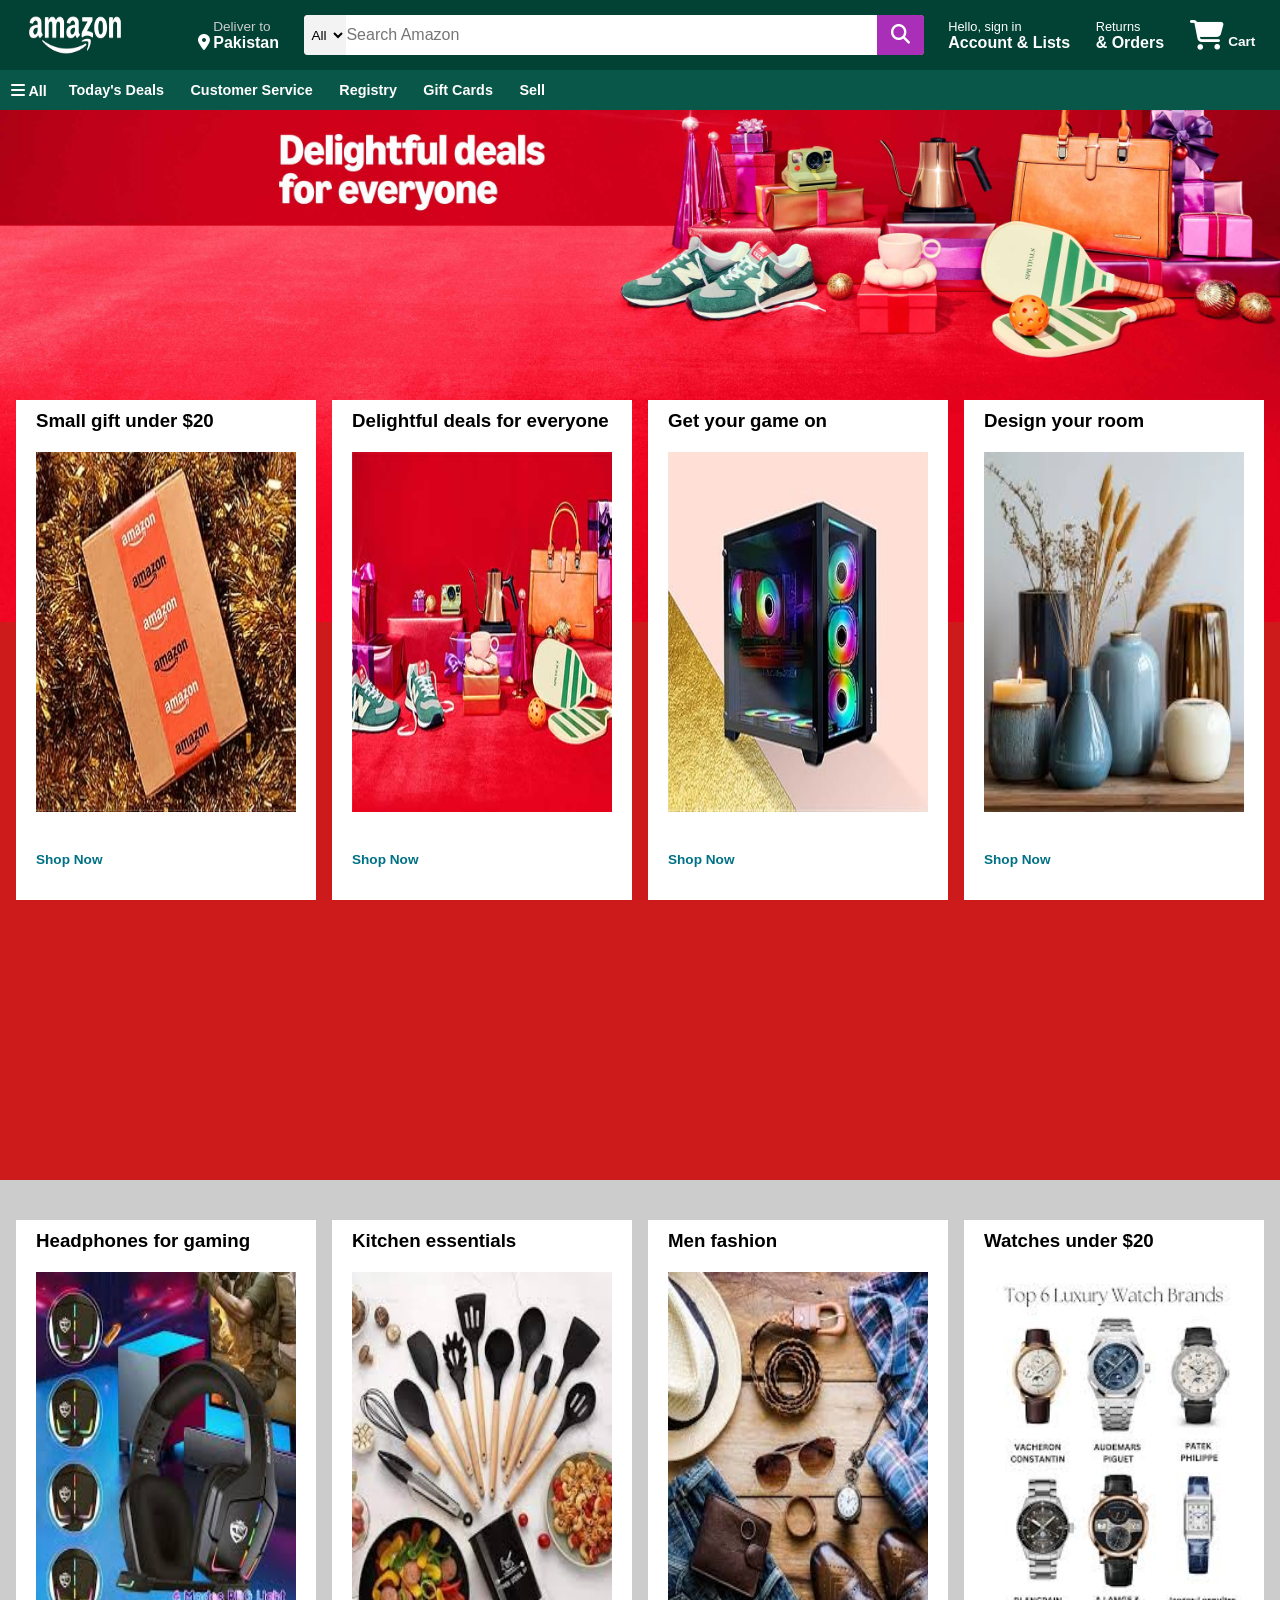
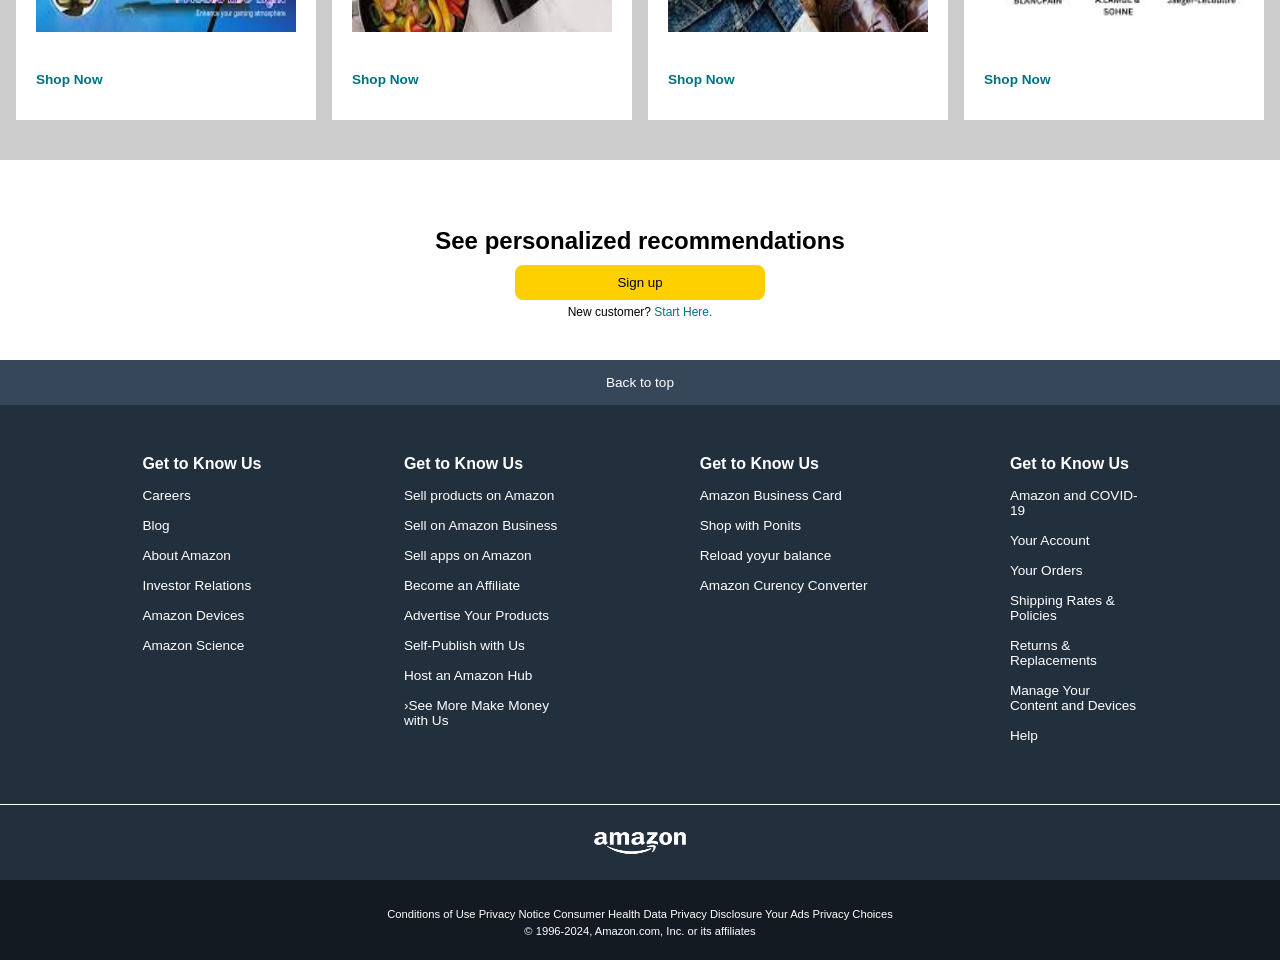
<file: amazon clone/index.html>
<html lang="en">
  <head>
    <meta charset="UTF-8" />
    <meta name="viewport" content="width=device-width, initial-scale=1.0" />
    <meta http-equiv="X-UA-compitable" content="ie=edge" />
    <title>Amazon CLone</title>
    <link rel="stylesheet" href="style.css" />
    <link
      rel="stylesheet"
      href="https://cdnjs.cloudflare.com/ajax/libs/font-awesome/6.6.0/css/all.min.css"
    />
  </head>
  <body>
    <header>
      <nav>
        <div class="logo border">
          <img src="logo.png" alt="" />
        </div>
        <div class="nav-address border">
          <p class="first-head">Deliver to</p>
          <div class="add-icon">
            <i class="fa-solid fa-location-dot"></i>
            <p class="sec-head">Pakistan</p>
          </div>
        </div>
        <div class="selecter">
          <select name="" id="" class="search-select">
            <option value="">All</option>
          </select>
          <input type="text" placeholder="Search Amazon" class="search-input" />
          <div class="search-icon">
            <i class="fa-solid fa-magnifying-glass"></i>
          </div>
        </div>
        <div class="headone border">
          <span>Hello, sign in</span>
          <p>Account & Lists</p>
        </div>
        <div class="headone border">
          <span>Returns</span>
          <p>& Orders</p>
        </div>
        <div class="cart border">
          <i class="fa-solid fa-cart-shopping"></i>
          <span>Cart</span>
        </div>
      </nav>
      <div class="navbar2">
        <div class="menu-icon border">
          <i class="fa-solid fa-bars"></i>
          All
        </div>
        <div class="panel-ops">
          <p class="border">Today's Deals</p>
          <p class="border">Customer Service</p>
          <p class="border">Registry</p>
          <p class="border">Gift Cards</p>
          <p class="border">Sell</p>
        </div>
      </div>
    </header>
    <div class="img-container">
      <div class="main-image">
        <img src="backgroundimg.jpg" alt="" />
        <div class="cards">
          <div class="card1">
            <h3>Small gift under $20</h3>
            <div class="box-img">
              <img src="img1.jpg" alt="" />
            </div>
            <p>Shop Now</p>
          </div>
          <div class="card1">
            <h3>Delightful deals for everyone</h3>
            <div class="box-img">
              <img src="img2.jpg" alt="" />
            </div>
            <p>Shop Now</p>
          </div>
          <div class="card1">
            <h3>Get your game on</h3>
            <div class="box-img">
              <img src="img3.jpg" alt="" />
            </div>
            <p>Shop Now</p>
          </div>
          <div class="card1">
            <h3>Design your room</h3>
            <div class="box-img">
              <img src="img4.jpg" alt="" />
            </div>
            <p>Shop Now</p>
          </div>
        </div>
      </div>
    </div>

    <div class="cards2">
      <div class="card1">
        <h3>Headphones for gaming</h3>
        <div class="box-img">
          <img src="img5.jpg" alt="" />
        </div>
        <p>Shop Now</p>
      </div>
      <div class="card1">
        <h3>Kitchen essentials</h3>
        <div class="box-img">
          <img src="img6.jpg" alt="" />
        </div>
        <p>Shop Now</p>
      </div>
      <div class="card1">
        <h3>Men fashion</h3>
        <div class="box-img">
          <img src="img7.jpg" alt="" />
        </div>
        <p>Shop Now</p>
      </div>
      <div class="card1">
        <h3>Watches under $20</h3>
        <div class="box-img">
          <img src="img8.jpg" alt="" />
        </div>
        <p>Shop Now</p>
      </div>
    </div>
    <div class="personalize">
      <div class="peronalize-sec">
        <h2>See personalized recommendations</h2>
        <button>Sign up</button>
        <p>
          New customer?
          <span> Start Here.</span>
        </p>
      </div>
    </div>
    <div class="panel-one"><p>Back to top</p></div>
    <div class="panel-two">
      <div class="panels">
        <h3>Get to Know Us</h3>
        <p>Careers</p>
        <p>Blog</p>
        <p>About Amazon</p>
        <p>Investor Relations</p>
        <p>Amazon Devices</p>
        <p>Amazon Science</p>
      </div>
      <div class="panels">
        <h3>Get to Know Us</h3>
        <p>Sell products on Amazon</p>
        <p>Sell on Amazon Business</p>
        <p>Sell apps on Amazon</p>
        <p>Become an Affiliate</p>
        <p>Advertise Your Products</p>
        <p>Self-Publish with Us</p>
        <p>Host an Amazon Hub</p>
        <p>›See More Make Money <br />with Us</p>
      </div>
      <div class="panels">
        <h3>Get to Know Us</h3>
        <p>Amazon Business Card</p>
        <p>Shop with Ponits</p>
        <p>Reload yoyur balance</p>
        <p>Amazon Curency Converter</p>
      </div>
      <div class="panels">
        <h3>Get to Know Us</h3>
       <p> Amazon and COVID- <br>19 </p>
       <p> Your Account </p>
       <p> Your Orders </p>
       <p> Shipping Rates & <br>Policies </p>
       <p> Returns & <br>Replacements </p>
       <p> Manage Your <br>Content and Devices </p>
        <p> Help </p>
      </div>
    </div>
<div class="panel-three">
    <img src="logo.png" alt="">
</div>  
<div class="panel-four">
    <div class="footer">
    <p>Conditions of Use
    Privacy Notice
    Consumer Health Data Privacy Disclosure
    Your Ads Privacy Choices </p>
    <p>© 1996-2024, Amazon.com, Inc. or its affiliates</p>
    </div>

</div>







</body>
</html>
</file>
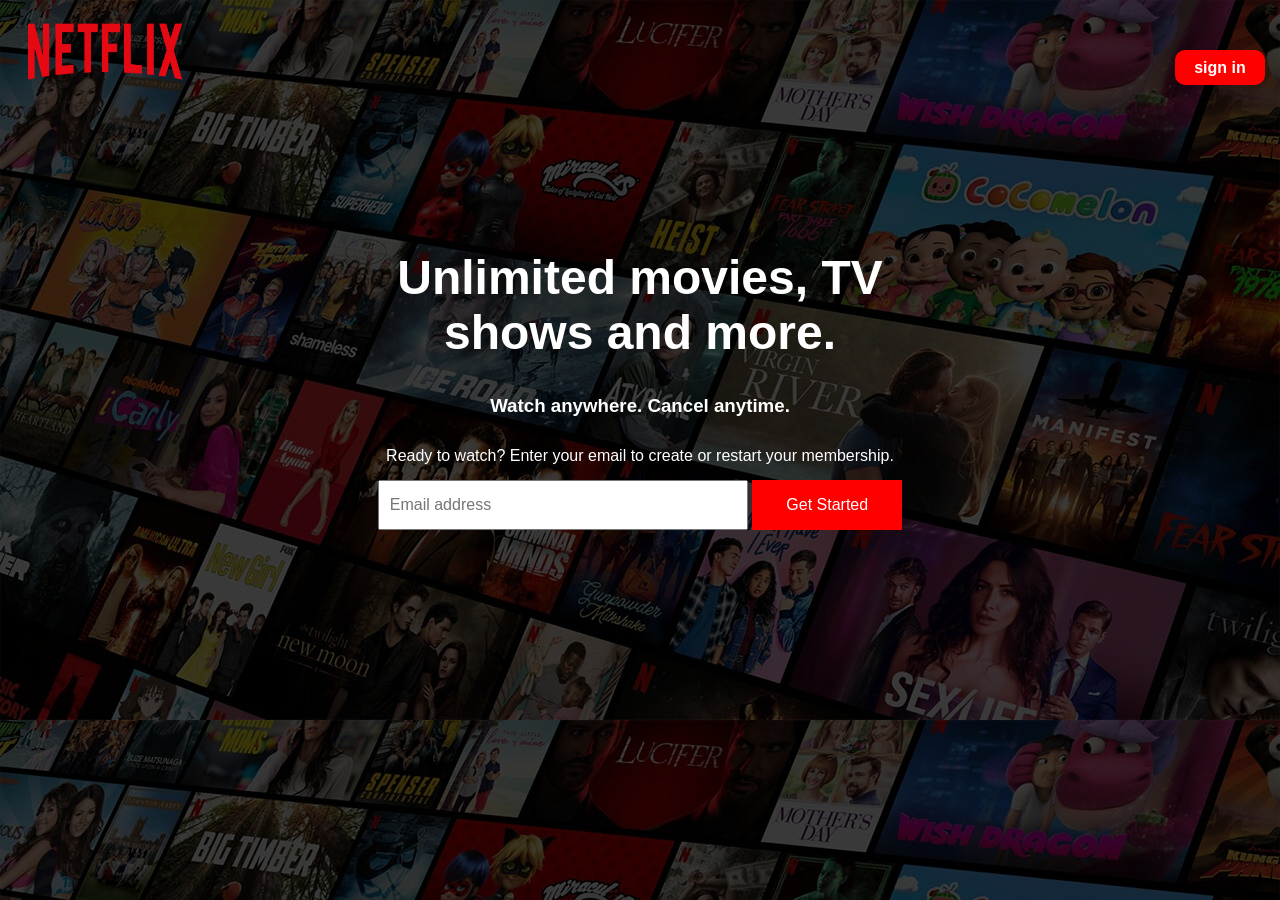
<file: netflixclone/index.html>
<!DOCTYPE html>
<html lang="en">
<head>
    <meta charset="UTF-8">
    <meta name="viewport" content="width=device-width, initial-scale=1.0">
    <title>Netflix clone</title>
    <link rel="stylesheet" href="style.css">
</head>
<body>
    <div class="nav">
        <div class="logo">
            <img src="netflixlogo.png" alt="">
        </div>
        <div class="button">sign in</div>
    </div>
    <div class="content">
        <h1>Unlimited movies, TV <br> shows and more.</h1>
        <h3>Watch anywhere. Cancel anytime.</h3>
        <p>Ready to watch? Enter your email to create or restart your membership.</p>
        <div class="input">
            <input type="text" placeholder="Email address">
            <button>Get Started</button>
        </div>
    </div>


        
</body>
</html>
</file>
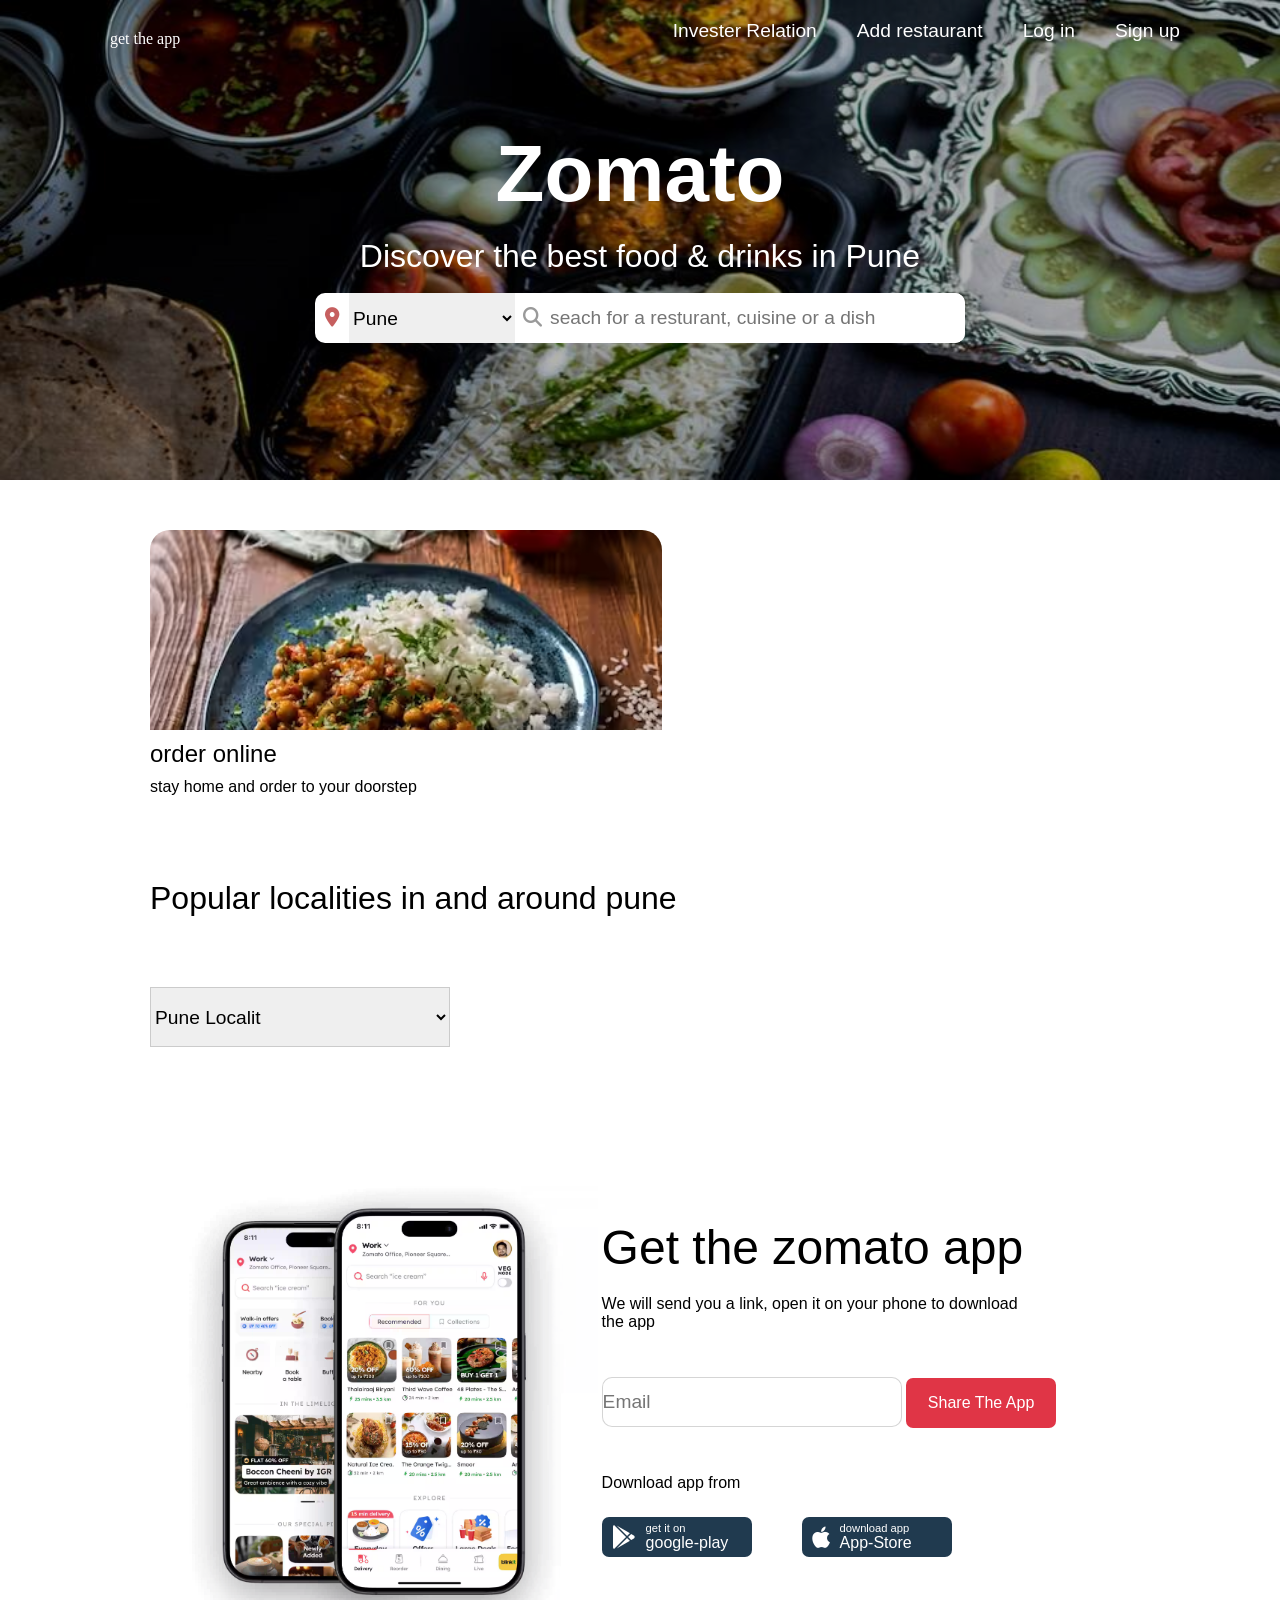
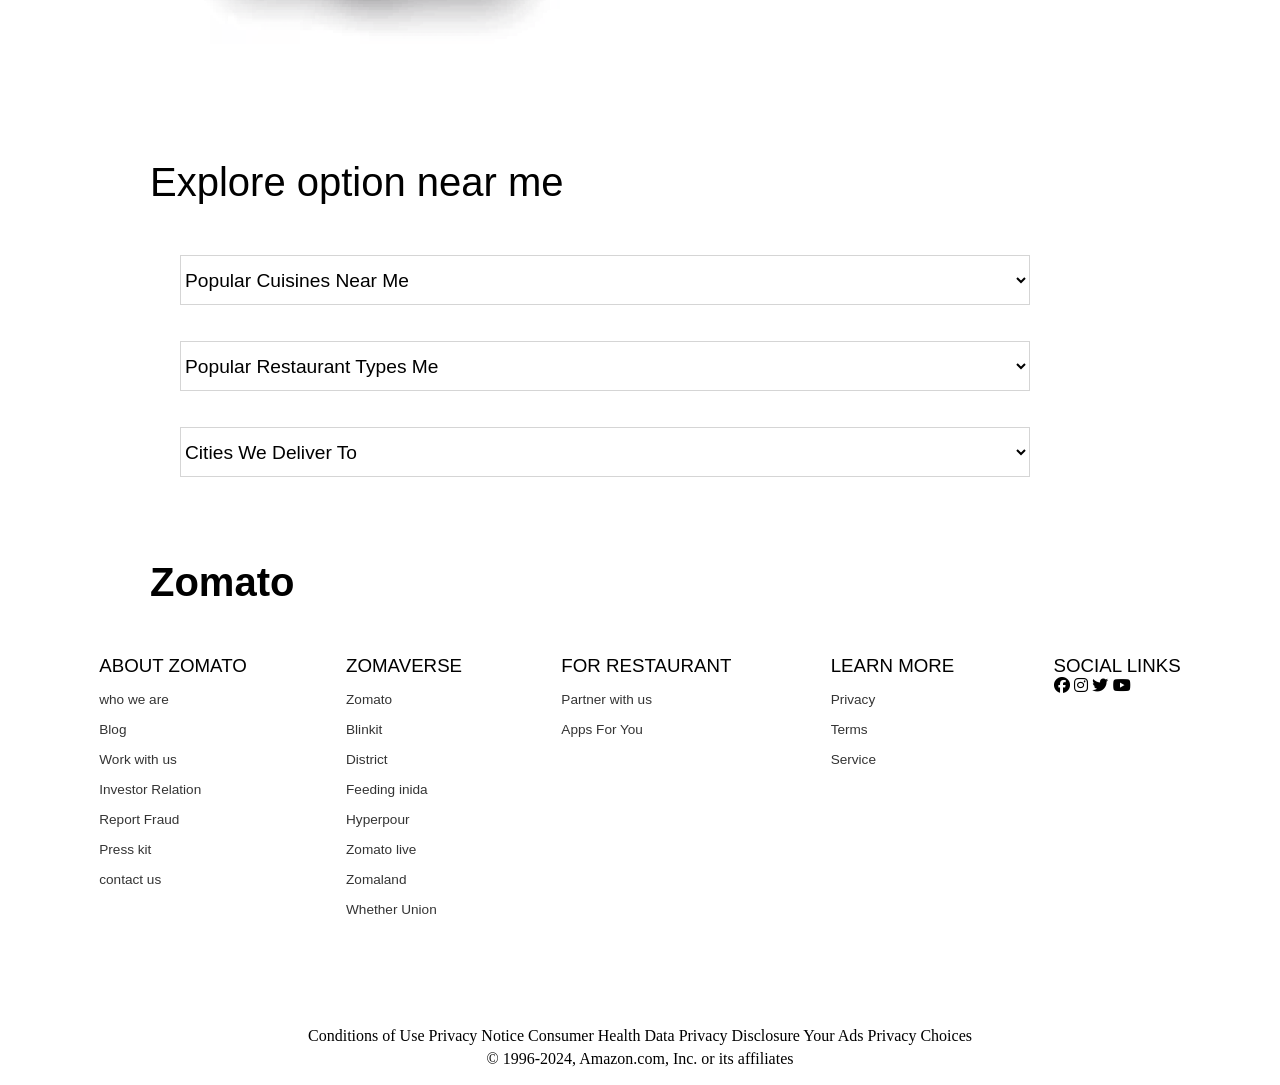
<file: zomato clone/index.html>
<!DOCTYPE html>
<html lang="en">
  <head>
    <meta charset="UTF-8" />
    <meta name="viewport" content="width=device-width, initial-scale=1.0" />
    <title>Document</title>
    <link rel="stylesheet" href="style.css" />
    <link
      rel="stylesheet"
      href="https://cdnjs.cloudflare.com/ajax/libs/font-awesome/6.6.0/css/all.min.css"
    />
  </head>
  <body>
    <div class="hero">
      <div class="nav">
        <p>get the app</p>
        <ul>
          <li><a href="">Invester Relation</a></li>
          <li><a href="">Add restaurant</a></li>
          <li><a href="">Log in</a></li>
          <li><a href="">Sign up</a></li>
        </ul>
      </div>
      <div class="main-sec">
        <h1>Zomato</h1>
        <br />
        <p>Discover the best food & drinks in Pune</p>
        <br />
        <div class="center">
          <div class="selecter">
            <div class="location"><i class="fa-solid fa-location-dot"></i></div>
            <select name="" id="" class="opt">
              <option value="">Pune</option>
            </select>
            <div class="search-icon">
              <i><i class="fa-solid fa-magnifying-glass"></i></i>
            </div>
            <input
              type="text"
              placeholder="seach for a resturant, cuisine or a dish"
              class="search"
            />
          </div>
        </div>
      </div>
    </div>
    <div class="order-img">
      <div class="text">
        <h1>order online</h1>
        <p>stay home and order to your doorstep</p>
      </div>
    </div>
    <div class="city-loc">
        <h1>Popular localities in and around <span>pune</span></h1>
        <select name="" id="">
            <option value="">Pune Localit</option>
        </select>
    </div>
    <div class="second-main">
        <img src="mobile.avif" alt="">
        <div class="text-sec">
            <h1>Get the zomato app</h1>
            <p>We will send you a link, open it on your phone to download <br>
            the app</p>
            <br>
            <br>
            <div class="search-box">
                <input type="text" placeholder="Email">
                <button>Share The App</button>
            </div>
            <br>
            <br>
            <p>Download app from</p>
            <div class="downloads">
                <div class="playstore"><i class="fa-brands fa-google-play"></i>
                    <p>get it on <br><span>google-play</span></p>
                </div>
                <div class="playstore"><i class="fa-brands fa-apple"></i>
                    <p>download app<br><span>App-Store</span></p>
                </div>
            </div>
            
        </div>
    </div>
    <div class="explore">
        <h1>Explore option near me</h1>
       <div class="select1">
        <select name="" id="">
            <option value="">Popular Cuisines Near Me</option>
        </select>
       </div>
       <br>
       <br>
       <div class="select1">
        <select name="" id="">
            <option value="">Popular Restaurant Types Me</option>
        </select>
       </div>
       <br>
       <br>
       <div class="select1">
        <select name="" id="">
            <option value="">Cities We Deliver To</option>
        </select>
       </div>
    </div>
<div class="zomato"><h1>Zomato</h1></div>
<div class="panel-one">
    <div class="panels">
    <h3>About Zomato</h3>
    <p>who we are</p>
    <p>Blog</p>
    <p>Work with us</p>
    <p>Investor Relation</p>
    <p>Report Fraud</p>
    <p>Press kit</p>
    <p>contact us</p>
    </div>
    <div class="panels">
    <h3>Zomaverse</h3>
    <p>Zomato</p>
    <p>Blinkit</p>
    <p>District</p>
    <p>Feeding inida</p>
    <p>Hyperpour</p>
    <p>Zomato live</p>
    <p>Zomaland</p>
    <p>Whether Union</p>
    </div>
    <div class="panels">
        <h3>For Restaurant</h3>
        <p>Partner with us</p>
        <p>Apps For You</p>
    </div>
    <div class="panels">
        <h3>Learn More</h3>
        <p>Privacy</p>
        <p>Terms</p>
        <p>Service</p>
    </div>
    <div class="panels">
        <h3>social links</h3>
        <i class="fa-brands fa-facebook"></i>
        <i class="fa-brands fa-instagram"></i>
        <i class="fa-brands fa-twitter"></i>
        <i class="fa-brands fa-youtube"></i>
    </div>
</div>

<div class="panel-four">
    <div class="footer">
    <p>Conditions of Use
    Privacy Notice
    Consumer Health Data Privacy Disclosure
    Your Ads Privacy Choices </p>
    <p>© 1996-2024, Amazon.com, Inc. or its affiliates</p>
    </div>

</div>


</body>
</html>
</file>
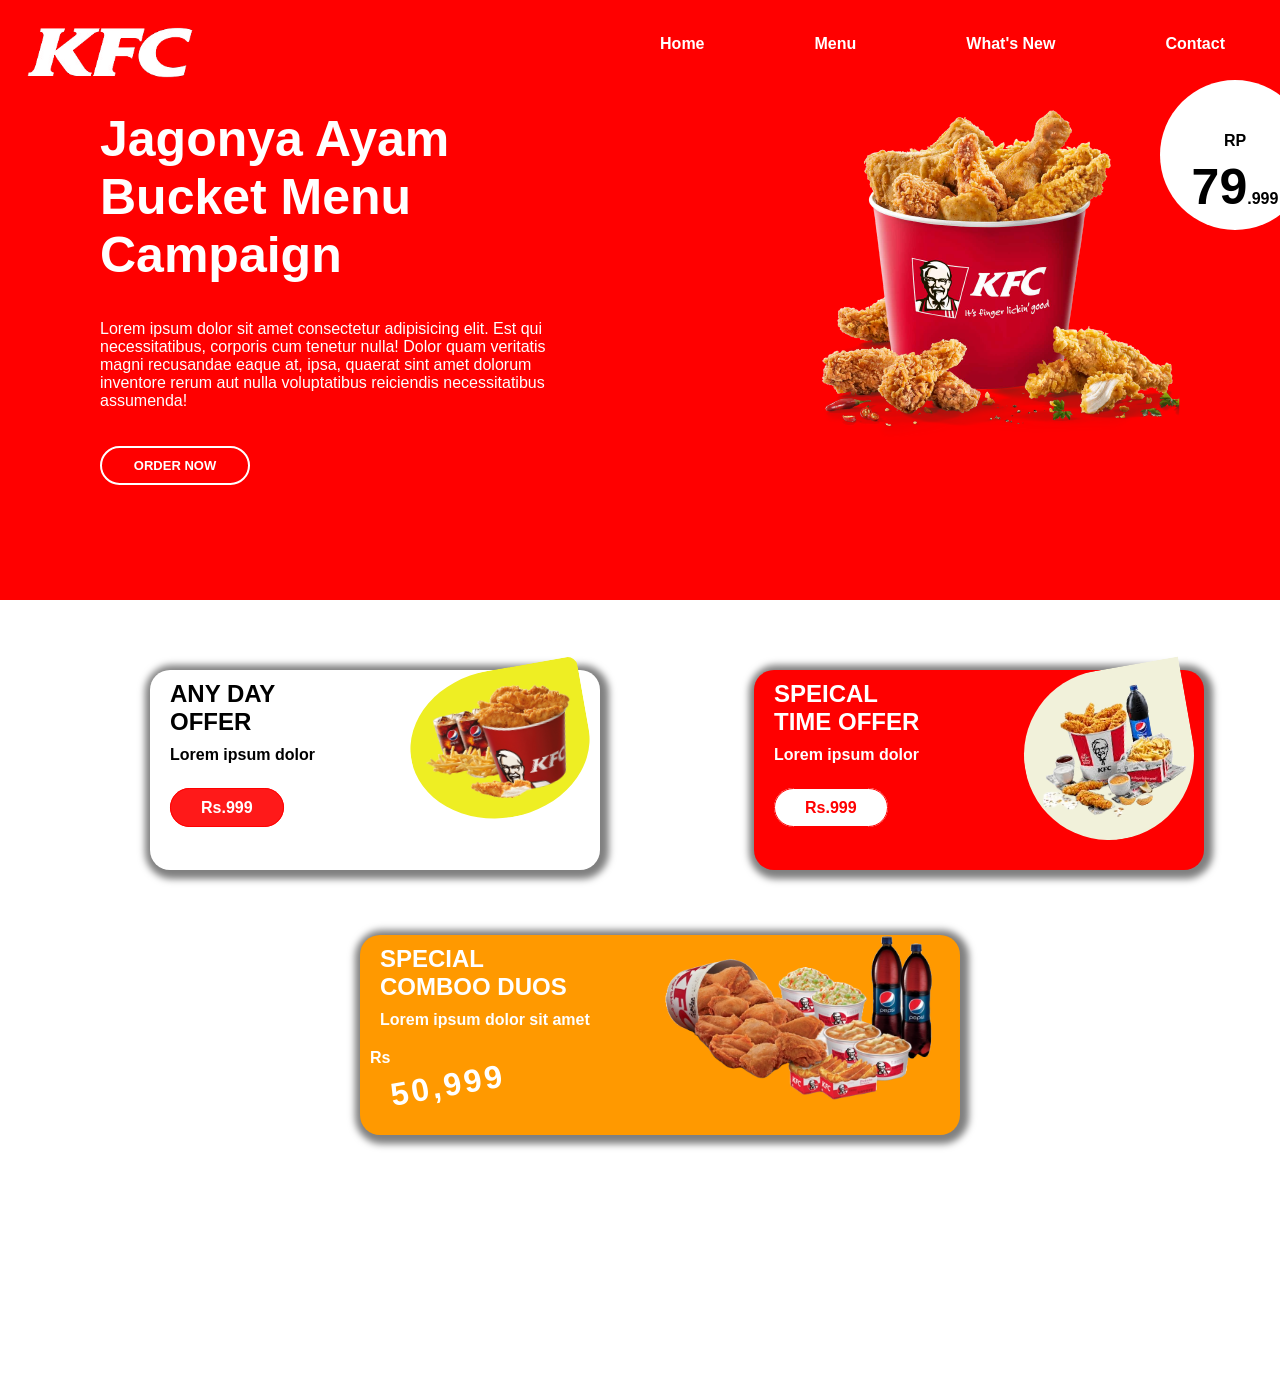
<file: KFC clone/2index.html>
<!DOCTYPE html>
<html lang="en">
  <head>
    <meta charset="UTF-8" />
    <meta name="viewport" content="width=device-width, initial-scale=1.0" />
    <meta http-equiv="X-UA-compitable" content="ie=edge" />
    <title>Learn Grid</title>
    <link rel="stylesheet" href="2index.css" />
    <link
      rel="stylesheet"
      href="https://cdnjs.cloudflare.com/ajax/libs/font-awesome/6.6.0/css/all.min.css"
    />
  </head>

  <body>
    <div class="maincontainer">
      <nav>
        <div class="logo">
          <img src="KFC img/kfc2.png" alt="" />
        </div>
        <ul>
          <li><a href="">Home</a></li>
          <li><a href="">Menu</a></li>
          <li><a href="">What's New</a></li>
          <li><a href="">Contact</a></li>
        </ul>
      </nav>
      <div class="main">
        <section>
          <h1>
            jagonya ayam <br />
            bucket menu <br />
            campaign
          </h1>
          <br /><br />
          <p>
            Lorem ipsum dolor sit amet consectetur adipisicing elit. Est qui
            necessitatibus, corporis cum tenetur nulla! Dolor quam veritatis
            magni recusandae eaque at, ipsa, quaerat sint amet dolorum inventore
            rerum aut nulla voluptatibus reiciendis necessitatibus assumenda!
          </p>
          <br /><br />
          <button>order now</button>
        </section>
        <div class="main_img">
          <h3><span>RP</span><br />79<span>.999</span></h3>
          <img src="KFC img/bcuket6.png" alt="" />
        </div>
      </div>
    </div>
  
<div class="themain">
    <div class="card">
      <img src="KFC img/bucketcard.png" alt="">
      <h2>Any day <br> offer</h2> <p>Lorem ipsum dolor</p>
      <span>Rs.999</span>
    </div>
    <div class="card2">
      <img src="KFC img/bucket4.png" alt="">
      <h2>speical <br> Time offer</h2> <p>Lorem ipsum dolor</p>
      <span>Rs.999</span>
    </div>
    <div class="card3">
      <img src="KFC img/offer.png" alt="">
      <h2>special <br> comboo duos</h2> <p>Lorem ipsum dolor sit amet</p>
      <h4>Rs</h4><button>50,999</button>
    </div>
  </div>
  </body>
</html>
</file>
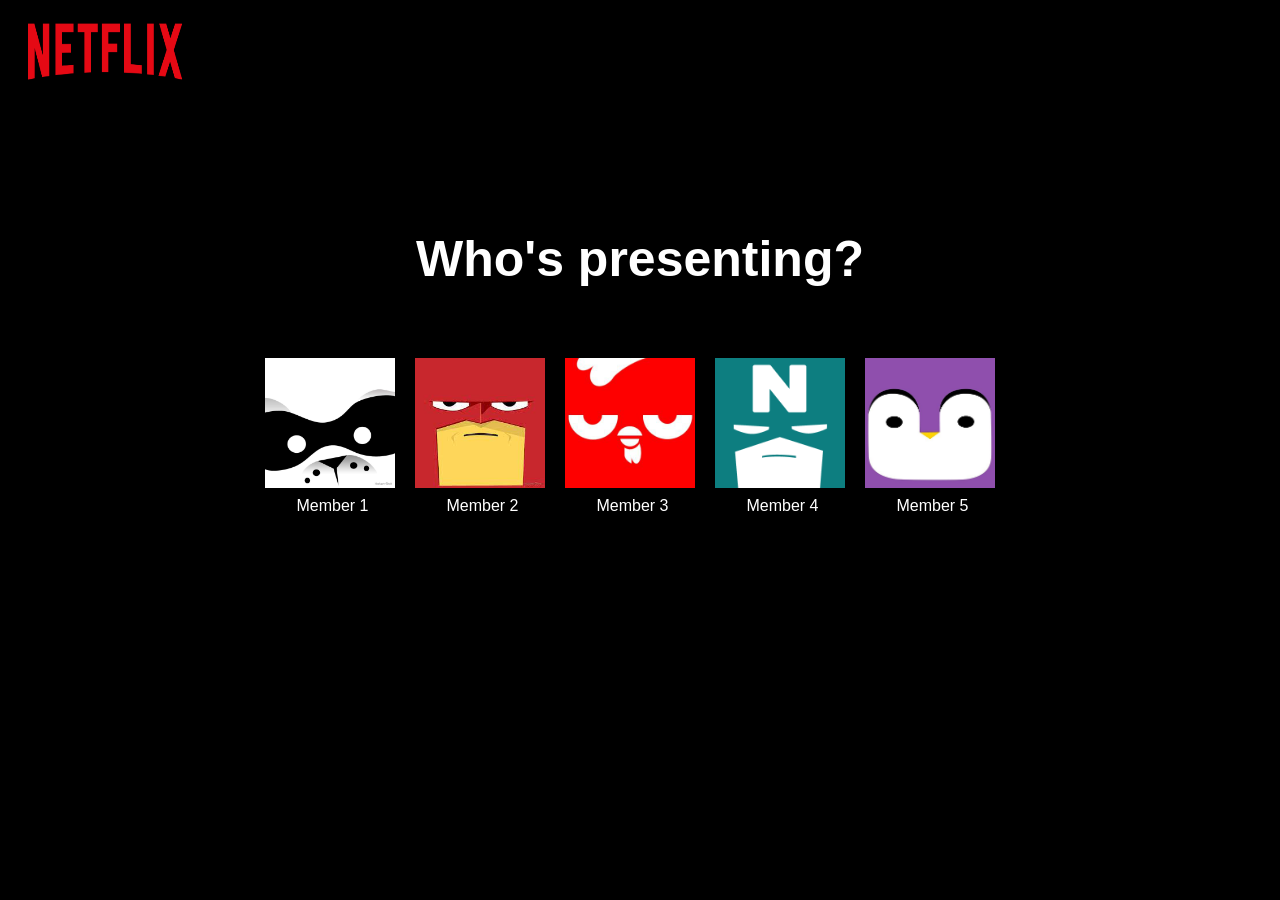
<file: netflixclone/2index.html>
<!DOCTYPE html>
<html lang="en">

<head>
    <meta charset="UTF-8">
    <meta name="viewport" content="width=device-width, initial-scale=1.0">
    <title>Document</title>
    <link rel="stylesheet" href="2style.css">
</head>

<body>
    <div class="logo"><img src="netflixlogo.png" alt=""></div>

    <div class="content">
    <h1>Who's presenting?</h1>
    <div class="user">
    <div class="pic1">
    <img src="user1.jpg" alt="">
    <p>Member 1</p>
    </div>
    <div class="pic1">
    <img src="user2.jpg" alt="">
    <p>Member 2</p>
    </div>
    <div class="pic1">
    <img src="user3.jpg" alt="">
    <p>Member 3</p>
    </div>
    <div class="pic1">
    <img src="user4.png" alt="">
    <p>Member 4</p>
    </div>
    <div class="pic1">
    <img src="user5.jpg" alt="">
     <p>Member 5</p>
    </div>
    </div>
</body>

</html>
</file>
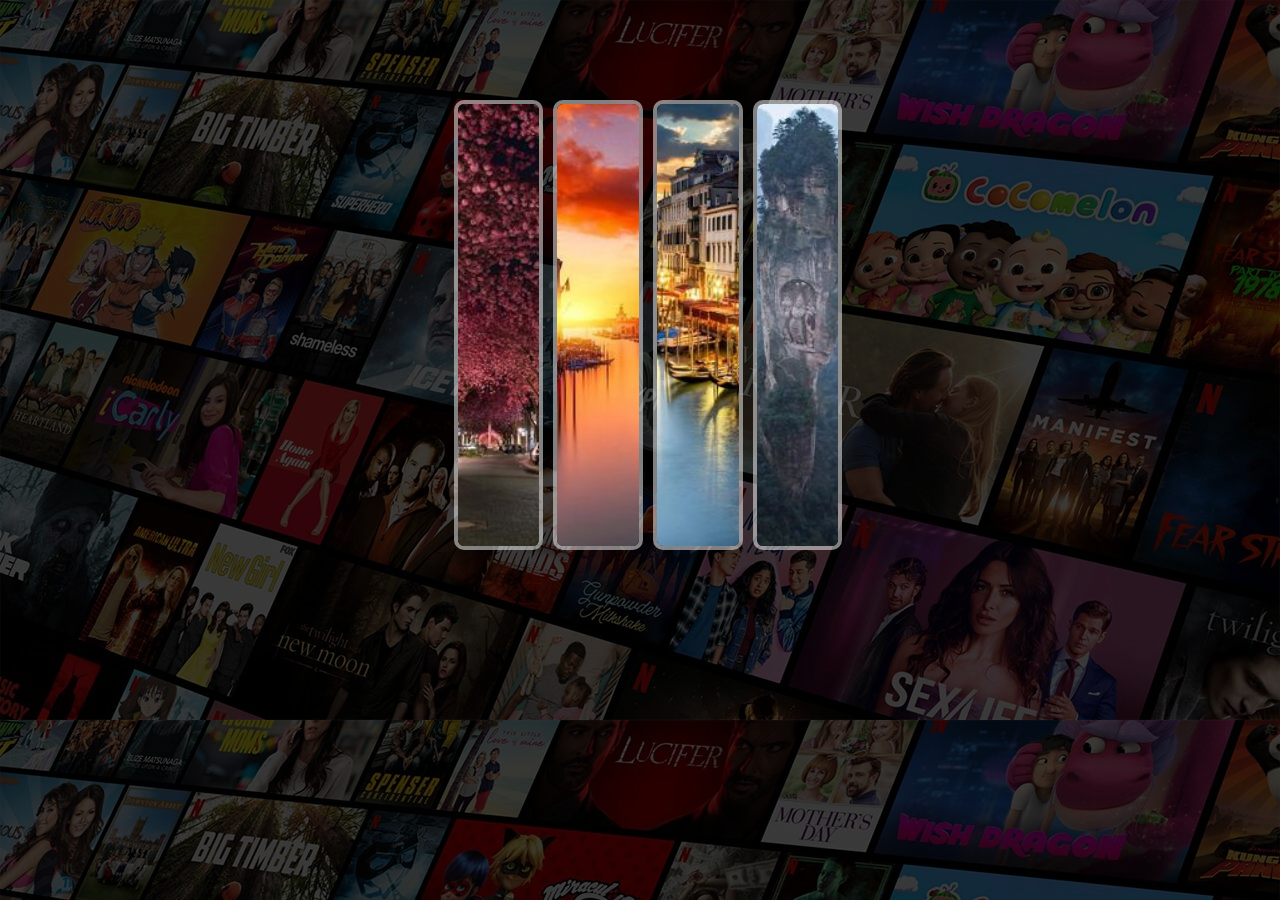
<file: netflixclone/3index.html>
<!DOCTYPE html>
<html lang="en">
<head>
    <meta charset="UTF-8">
    <meta name="viewport" content="width=device-width, initial-scale=1.0">
    <title>Document</title>
</head>
    <link rel="stylesheet" href="style.css">
<body>
    
</body>
<script src="script.js"></script>

<div class="container">
    <img src="image1.jpg" alt="">
    <img src="image2.jpg" alt="">
    <img src="image3.jpg" alt="">
    <img src="image4.jpg" alt="">
</div>


</html>
</file>
<file: amazon clone/style.css>
*{
    margin: 0;
    padding: 0;
    box-sizing: border-box;
}
body{
    background-color: rgba(201, 7, 7, 0.918);
    font-family: Arial;
    color: white;
}
nav{
    display: flex;
    width: 100%;
    height: 70px;
    background-color:#014235;   
    justify-content: space-evenly;
    align-items: center;
}
.logo{
    height:70px ;
    width: 150px;
    display: flex;
    align-items: center;
}
.logo img{
    
    height: 50px;
    width: 100px;
}
.border{
    border: 1.5px solid transparent;
}
.border:hover{
    border: 1.5px solid white;

}
    /* box 2 */

.nav-address{
    color: white;
    font-family: arial;
}
.first-head{
    margin-left: 15px;
    color: #cccccc;
    font-size: 0.85rem;
}
.add-icon{
    display: flex;
}
.sec-head{
    color: white;
    font-weight: 600;
    margin-left: 3px;
}
    /* box 3    */

.selecter{
    border-radius: 4px;
    display: flex;
    width: 620px;
    height: 40px;
    background-color: pink;
    justify-content: space-evenly;
}
.selecter:hover{
    box-shadow: 2px 2px 4px 2px rgba(0, 0, 0, 0.9);
}
.search-select{
    background-color: #f3f3f3;
    width: 50px;
    text-align: center;
    border-top-left-radius: 4px;
    border-bottom-left-radius: 4px;
    border: none;
    font-size: 0.85rem;
}
.search-input{
    width: 100%;
    font-size: 1rem;
    border: none;
}
.search-icon{
    cursor: pointer;
    display: flex;
    justify-content: center;
    align-items: center;
    width: 55px;
    background-color: rgb(169, 47, 185);
    font-size: 1.2rem;
    color: white;
    border-top-right-radius: 4px;
    border-bottom-right-radius: 4px;
}
    /* box 3 */
.headone{
    color: white;
}
.headone span{
    font-size: 0.80rem;
}
.headone p{
    font-size: 1rem;
    font-weight: 700;
}
    /* box  4 */
.cart{
    color: white;
}
.cart i{
    font-size: 30px;
}
.cart span{
    font-size: 0.85rem;
    font-weight: 700;
}
/* navbar 2 */
.navbar2{
    display: flex;
    background-color: #085749;
    width: 100%;
    height: 40px;
   font-size: 1rem;
   font-weight: 600; 
    align-items: center;
} 
.navbar2 i{
    font-size: 1rem;
    margin-left: 10px;
}
.menu-icon{
    font-size: .9rem;
}
.panel-ops p{
    font-size: .9rem;
    font-weight: 600;
    margin-left: 20px;
    display: inline;
}
img-container{
    width: 100%;
    
} 
.main-image img{
    width: 100%;
    /* background-size: cover; */
    position: absolute;
} 
.cards{
    top: 250;
    width: 100%;
    height: 100%;
    /* border: 3px solid white; */
    display: flex;
    justify-content: space-evenly;
    position: relative;
    /* height: 400px; */
}
.card1{
    z-index: 1;
    background-color: white;
    width: 300px;
    height: 500px;
    margin-top: 40px;
}
.box-img{
    width: 300px;
    height: 400px;
}
.box-img img{
    width: 300px;
    height: 400px;
    padding: 20px 20px;
    /* padding-left: 2px; */
}

.card1 h3{
    margin-left: 20px;
    color: black;
    padding-top: 10px;

}
.card1 p{
    font-size: 0.85rem;
    font-weight: 600;
    padding: 0 20px;
    margin-top: 20px;
    color: #007185;
}
.cards2{
    background-color: #cccccc;
    top: 170;
    width: 100%;
    height: 580px;
    display: flex;
    justify-content: space-evenly;
    position: relative;
    
}
.personalize{
    padding-top: 17px;
    text-align: center;
    margin-top: 170px;
    background-color:white;
    width: 100%;
    height: 200px;
    color: black;
}
.peronalize-sec{
    margin: 50px;
}
.personalize button{
    cursor: pointer;
    margin-top: 10px;
    width: 250px;
    height: 35px;
    border: none;
    background-color: rgb(255, 208, 0);
    border-radius: 8px;
}
.personalize p{
    margin-top: 5px;
    font-size: 0.75rem;
}
.personalize p span{
    cursor: pointer;
    color: #007185;
}
.panel-one{
    width: 100%;
    height: 45px;
    background-color: #37475a;
    display: flex;
    justify-content: center;
    align-items: center;
    font-size: 0.85rem;
}
.panel-one p{
    cursor: pointer;
}
.panel-two{
    padding-top: 50px;
    width: 100%;
    height: 400px;
    background-color:#222f3d;
    display: flex;
    justify-content:space-evenly;
    border-bottom: 0.2px   solid white;
}
.panels h3{
    font-size: 1rem;
}
.panels p{
    font-size: 0.85rem;
    margin-top: 15px;
    cursor: pointer;
}
.panel-three{
    background-color: #222f3d;
    display: flex;
    justify-content: center;
    align-items: center;
    width: 100%;
    height: 75px;
    
}
.panel-three img{
    width: 100px;
    height: 30px;
}   
.panel-four{
    display: flex;
    justify-content: center;
    align-items: center;
    height: 80px;
    background-color: #131A22;
}
.panel-four p{
    padding-top: 5px;
    text-align: center;
    font-size: 0.7rem;
}
</file>
<file: netflixclone/style.css>
*{
    margin: 0;
    padding: 0;
    box-sizing: border-box;
}
body{
    background: rgba(0,0,0,0.7)url(netflixback.jpg);
    background-blend-mode: darken;
    background-size: cover;
    width: 100%;
    height: 100%;
}
.nav{
    display: flex;
    width: 100%;
    height: 120px;
    display: flex;   
}
.logo{
    margin: 20px;
    width: 170px;
    height: 60px;
}
.logo img{
    width: 100%;
    height: 100%;
}
.button{
    display: flex;
    justify-content: center;
    align-items: center;
    width: 90px;
    height: 35px;
    background-color: red;
    margin-right: 15px;
    margin-top: 50px;
    margin-left: auto;
    color: white;
    font-size: 1.rem;
    font-weight: bold;
    border: none;
    font-family: sans-serif;
    border-radius: 10px;
}
.content{
    margin-top: 130px;
    text-align: center;
    color: white;
    font-family: sans-serif;
}
.content h1{
    font-size: 3rem;
}
.input input{
    margin-top: 15px;
    font-size: 1rem;
    width: 370px;
    height: 50px;
    padding: 0 10px;
}
.input button{
    font-size: 1rem;
    width: 150px;
    height: 50px;
    background-color: red;
    color: white;
    border: none;
}
.content h3{
    margin-bottom: 30px;
    margin-top: 35px;
}


.container{
    display: flex;
    justify-content: center;
    gap: 10px;
    width: 70%;
    height: 450px;
    margin: 100px 0 0 200px;
}
.container img{
    width: 10%;
    height: 100%;
    object-fit: cover;
    border-radius: 10px;
    border: 4px solid rgba(255,255,255,0.5);
    transition: ease-in-out 0.5s;
}
.container img:hover{
    width: 25%;
}
</file>
<file: zomato clone/style.css>
*{
    padding: 0;
    margin: 0;
    box-sizing: border-box;
}
.hero{
    width: 100%;
    height: 480px;
    background: rgba(0,0,0,0.3)url(back.jpg);
    background-blend-mode: darken;
    /* background-position: center; */
    background-size: cover;
}

.nav{
    color: white;
    display: flex;
}
.nav p{
    font-size: 1rem;
    padding: 30px;
    margin-left: 80px;
}
.nav ul{
    list-style: none;
    margin-left: auto;
    display: flex;
    margin-right: 80px;
}
.nav ul li{
    margin: 10px;
    padding: 10px;
    font-family: sans-serif;
    font-size: 1.2rem;
}
.nav ul li a{
    text-decoration: none;
    color: white;
}
.main-sec{
    margin-top: 50px;
    /* border: 1px solid white; */
    width: 100%;
    height: 360px;
    text-align: center;
    color: white;
}
.main-sec h1{
    font-family: sans-serif;
    font-size: 5rem;
    font-weight: 900;
}
.main-sec p{
    font-family: sans-serif;
    font-size: 2rem;
}
.selecter{
    background-color: white;
    width: 650px;
    height: 50px;
    display: flex;
    justify-content: space-evenly;
    border-radius: 10px;
}
.center{
    display: flex;
    justify-content: center;
    align-items: center;
}
select{
    align-self: center;
    width: 40%;
    height: 100%;
    border: none;
    outline: none;
    font-size: 1.2rem;
}
.location{
    display: flex;
    padding: 10px;
    justify-content: center;
    align-items: center;
    color:rgba(170, 17, 17, 0.671);
    font-size: 1.2rem;
}
input{
    width: 100%;
    height: 100%;
    border: none;
    outline: none;
    font-size: 1.2rem;
    border-radius: 10px;
}
.search-icon{
    cursor: pointer;
    display: flex;
    justify-content: center;
    align-items: center;
    width: 55px;
    /* background-color: rgb(169, 47, 185); */
    font-size: 1.2rem;
    color:rgba(0, 0, 0, 0.397);
    border-top-right-radius: 4px;
    border-bottom-right-radius: 4px;
}
.order-img{
    margin-top: 50px;
    margin-left: 150px;
    border-radius: 20px;
    background-image: url(zomato.avif);
    width: 40%;
    background-position: center;
    background-repeat: no-repeat;
    background-size: cover;
    height: 300px;
    position: absolute;
}
.text{
    /* border: 1px solid black; */
    width: 100%;
    height: 150px ;
    font-family: sans-serif;
    background-color: white;
    margin-top: 200px;
    position: relative;
}
.text h1{
    padding: 10px 0;
    font-size: 1.5rem;
    font-weight: 400;
}
.city-loc{
    width: 100%;
    height: 300px;
    /* border: 1px solid red; */
    margin-top: 400px;   
}
.city-loc h1{
    font-family: sans-serif;
    font-weight: 300;
    margin-left: 150px;
}
.city-loc select{
    border: 0.5px solid rgba(128, 128, 128, 0.329);
    margin-top: 70px;
    width: 300px;
    height: 60px;
    margin-left: 150px;
    /* background-color: royalblue; */
}
.second-main{
    /* border: 2px solid red; */
    width: 100%;
    height: 580px;
}
.second-main img{
    /* border: 1px solid red; */
    float: left;
    width: 35%;
    height: 80%;
    margin-left: 150px;
}
.text-sec{
    font-family: sans-serif;
    margin-top: 40px;
    width: 53%;
    height: 80%;
    float: right;
    /* border: 1px solid black; */
}
.text-sec h1{
    font-size: 3rem;
    font-weight: 300;
    padding-bottom: 10px;
}
.text-sec p{
    padding: 10px 0px;
    font-size: 1rem;
}
.text-sec input{
    border: 0.5px solid rgba(128, 128, 128, 0.329);
    background-color: white;
    width: 300px;
    height: 50px;
}
.search-box button{
    color: white;
    font-family: sans-serif;
    font-size: 1rem;
    background:#E03546;
    width:150px;
    height: 50px;
    border-radius: 7px;
    border: none;

}
.downloads{
    /* border: 1px solid red; */
    width: 400px;
    margin-top: 15px;
    display: flex;
    justify-content: space-around;
}
.playstore{
    margin-right: 50px;
    display: flex;
    align-items: center;
    width: 150px;
    height: 40px;
    border-radius: 7px;
    background-color: #203A4F;
    color: white;
}
.playstore i{
    padding: 10px;
    font-size: 1.5rem;
}
.playstore p{
    font-size: 0.7rem;
}
.playstore span{
    font-size: 1rem;
}
.explore{
    width: 100%;
    height: 400px;
    /* border: 2px solid black; */
}
.explore h1{
    margin-bottom: 50px;
    margin-left: 150px;
    font-family: sans-serif;
    font-size:2.5rem;
    font-weight: 300;
}
.select1 select{
    margin-left: 180px;
    border: 0.5px solid rgba(128, 128, 128, 0.329);
    background-color: white;
    width: 850px;
    height: 50px;
}
.zomato h1{
    margin-left: 150px;
    font-size: 2.5rem;
    font-family: sans-serif;
}
.panel-one{
    padding-top: 50px;
    font-family: sans-serif;
    width: 100%;
    height: 400px;
    /* border: 1px solid red; */
    display: flex;
    justify-content: space-evenly;
    border-bottom: 0.2px   solid white;
}
.panels p{
    font-size: 0.85rem;
    margin-top: 15px;
    cursor: pointer;
    color: rgba(0,0,0,0.8);
}
.panels h3{
    font-weight: 200;
    text-transform: uppercase;
}
.panels p:hover{
    color: black;
}
.panel-four{
    display: flex;
    justify-content: center;
    align-items: center;
    height: 80px;
    /* background-color: #131A22; */
}
.panel-four p{
    padding-top: 5px;
    text-align: center;
    font-size: 1rem;
}
</file>
<file: KFC clone/2index.css>
*{
    margin: 0;
    padding: 0;
    box-sizing: border-box;
}
body{
    /* width: 100vw; */
    height: 100vh;
}
.maincontainer{
    width: 100%;
    height: 600px;
    /* border: 5px solid red; */
    background-color:rgba(255, 0, 0, 1);
}
nav{
    width: 100%;
    height: 80px;
    display: flex;
}
nav ul {
    display: flex;
    margin-left: auto;
    margin-top: 25px;
}
    nav ul li{
    list-style: none;
    padding: 0 35px;
    margin: 10px 20px;
}
nav ul li a{
    position: relative;
    text-decoration: none;
    color: white;
    font-size: 1rem;
    font-weight: bold;
    font-family: sans-serif;
    text-transform: capitalize;
}
nav ul li a::before{
    content:'';
    position: absolute;
    width: 0%;
    height: 3px;
    bottom: -10px;
    left: 0;
    background-color:white;
    transition: all .5s;
}
nav ul li a:hover::before{
    width: 100%;
}
.logo img{
    width: 220px;
}
/* text main area {} */
.main{
    width: 100%;
    height: 420px;
    /* border: 3px solid green; */
}
section{
    margin-top: 30px;
    margin-left: 100px;
    width: 500px;
    /* border: 1px solid blue; */
    float: left;
}
section h1{
    color: white;
    text-transform: capitalize;
    font-family: sans-serif;
    font-weight: 900;
    font-size: 50px;
}
section p{
    color: white;
    font-size: 1rem;
    font-family: sans-serif;
    padding-right: 25px;
}
section button{
    cursor: pointer;
    box-shadow: none;
    outline: none;
    border: 2px solid white;
    background-color: rgba(255, 0, 0, 0.9);
    color: white;
    width: 150px;
    padding: 10px;
    border-radius: 30px;
    font-size: 13px;
    font-weight: 800;
    font-family: sans-serif;
    text-transform: uppercase;
}
section button:hover{
    background-color: white;
    transition: all .5s;
    color: rgba(255, 0, 0, 1);
}
.main_img img{
    /* border: 5px solid white; */
    float: right;
    margin-right: 100px;
    margin-top: 30px;
    position: relative;
}
.main_img h3{
    text-align: center;
    height: 150px;
    width: 150px;
    position: absolute;
    z-index: 1;
    font-size: 50px;
    margin-left: 410px;
    left: 750px;
    font-family: sans-serif;
    background-color: white;
    border-radius: 100%;
    padding: 15px;
    padding-top: 20px;
}   
.main_img h3 span{
    font-size: medium;
    font-family: sans-serif;
}
.themain{
    /* opacity: 0.5; */
    width: 100%;
    height: 800px;
    /* border: 3px solid royalblue; */
}
.card{
    box-shadow: 2px 2px 7px 7px rgba(0, 0, 0, 0.5);
    margin-top: 70px;
    display: inline-block;
    border-radius: 20px;
    font-family: sans-serif;
    margin-left: 150px;
    gap: 20px;
    width: 450px;
    height: 200px;
    /* border: 4px solid red; */
}
.card img{
    transform: rotate(-10deg);
    border-radius: 100%;
    border-top-right-radius: 20px;
    background-color: rgb(238, 238, 35) ;
    margin-right: 10px;
    float: right;
    padding: 10px;
    width: 180px;
}
.card h2{
    text-transform: uppercase;
    font-weight: 800;
    font-family: sans-serif;
    padding: 10px 0;
    margin-left: 20px;
}
.card p{
    margin-left: 20px;
    font-weight: 600;
    margin-bottom: 35px;
}
.card span{
    color: white;
    background-color:  rgba(255, 0, 0, 0.9);
    border-radius: 30px;
    padding: 10px 30px;
    font-size: 1rem;
    font-weight: 600;
    margin-left: 20px;
    border: 1px solid red;
    width: 200px;
}

.card2{
    color: white;
    box-shadow: 2px 2px 7px 7px rgba(0, 0, 0, 0.5);
    background-color: rgba(255, 0, 0, 1);
    display: inline-block;
    border-radius: 20px;
    font-family: sans-serif;
    margin-left: 150px;
    width: 450px;
    height: 200px;
    /* border: 1px solid red; */
}
.card2 h2{
    text-transform: uppercase;
    font-weight: 800;
    font-family: sans-serif;
    padding: 10px 0;
    margin-left: 20px;
}
.card2 p{
    margin-left: 20px;
    font-weight: 600;
    margin-bottom: 35px;
}
.card2 span{
    color:rgba(255, 0, 0, 1);
    background-color:white;
    border-radius: 30px;
    padding: 10px 30px;
    font-size: 1rem;
    font-weight: 600;
    margin-left: 20px;
    border: 1px solid red;
    width: 200px;
}
.card2 img{
    transform: rotate(-10deg);
    border-radius: 100%;
    border-top-right-radius: 0;
    background-color: rgb(241, 241, 218) ;
    margin-right: 10px;
    float: right;
    width: 170px;
}

.card3{
    box-shadow: 2px 2px 7px 7px rgba(0, 0, 0, 0.5);
    color: white ;
    margin-top: 65px;
    background-color: rgb(255, 153, 0);
    /* display: inline-block; */
    border-radius: 20px;
    font-family: sans-serif;
    margin-left: 360px;
    width: 600px;
    height: 200px;
    /* border: 1px solid yellow; */
}
.card3:hover{
    box-shadow: 5px 3px 10px 8px rgba(255, 0, 0, 1);
    background-color: rgba(255, 0, 0, 1);
}
.card3 h2{
    text-transform: uppercase;
    font-weight: 800;
    font-family: sans-serif;
    padding: 10px 0;
    margin-left: 20px;
}
.card3 p{
    margin-left: 20px;
    font-weight: 600;
    margin-bottom: 20px;
}
.card3 h4{
    margin-left: 10px;
    
}
.card3 button{
    letter-spacing: 3px;
    outline: none;
    border: none;
    background-color: transparent;
    transform: rotate(-10deg);
    margin-bottom: 10px;
    color:white;
    font-size: 2rem;
    font-weight: 600;
    margin-left: 30px;
}
.card3 img{
    margin-right: 10px;
    float: right;
    width: 300px;
}
</file>
<file: netflixclone/2style.css>
*{
    margin: 0;
    padding: 0;
    box-sizing: border-box;
}
body{
    background-color: black;
}
.logo{
    width: 170px;
    height: 60px;
    margin: 20px;
}
.logo img{
    width: 100%;
    height: 100%;
}
.content{
    margin-top: 150px;
    width: 100%;
    height: 350px;
    /* background-color: royalblue; */
}
.content h1{
    text-align: center;
    color: white;
    font-family: sans-serif;
    margin-bottom: 70px;
    font-size: 50px;
}
.user{
    justify-content: center;
    align-items: center;
    display: flex;
}
.user img{  
    margin-right: 20px;
    width: 130px;
}
.pic1 p{
    margin-top: 5px;
    margin-right: 15px;
    font-size: 1rem;
    color: white;
    font-family: sans-serif;
    text-align: center;
}
</file>
